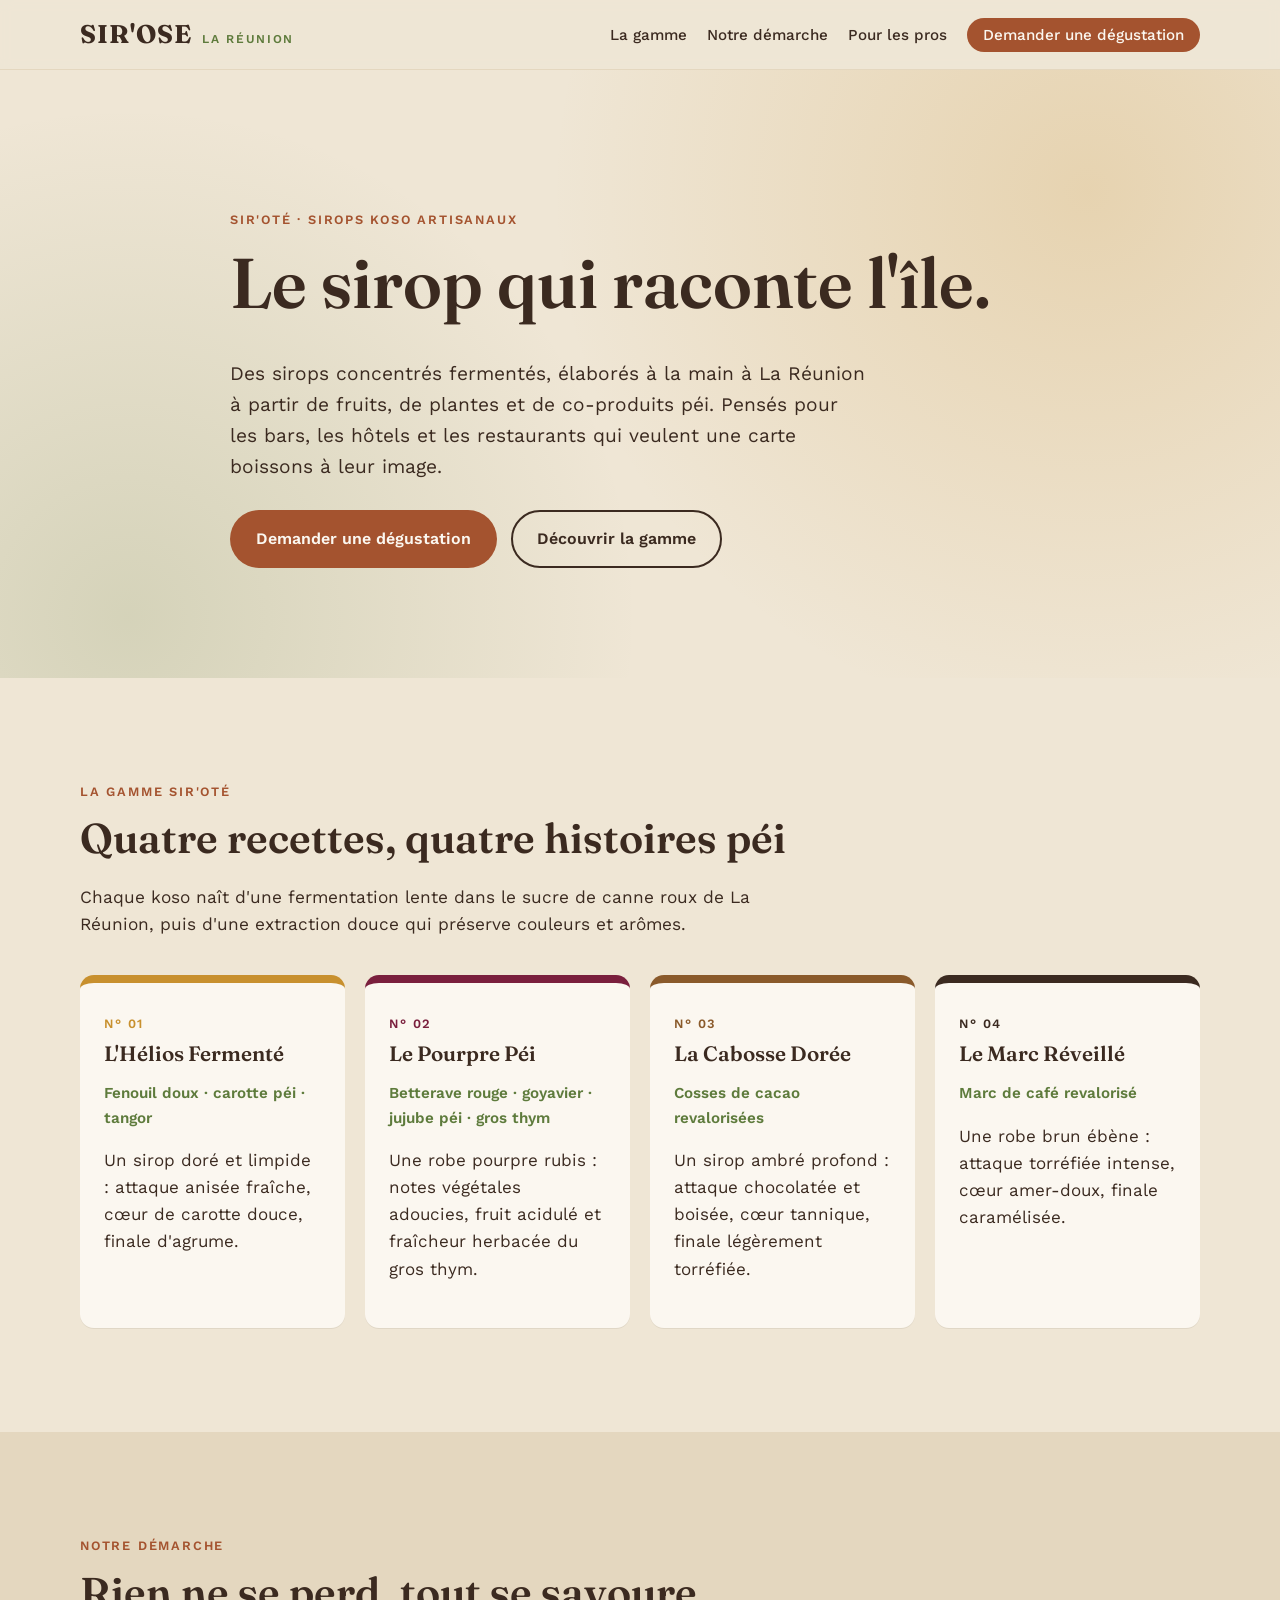
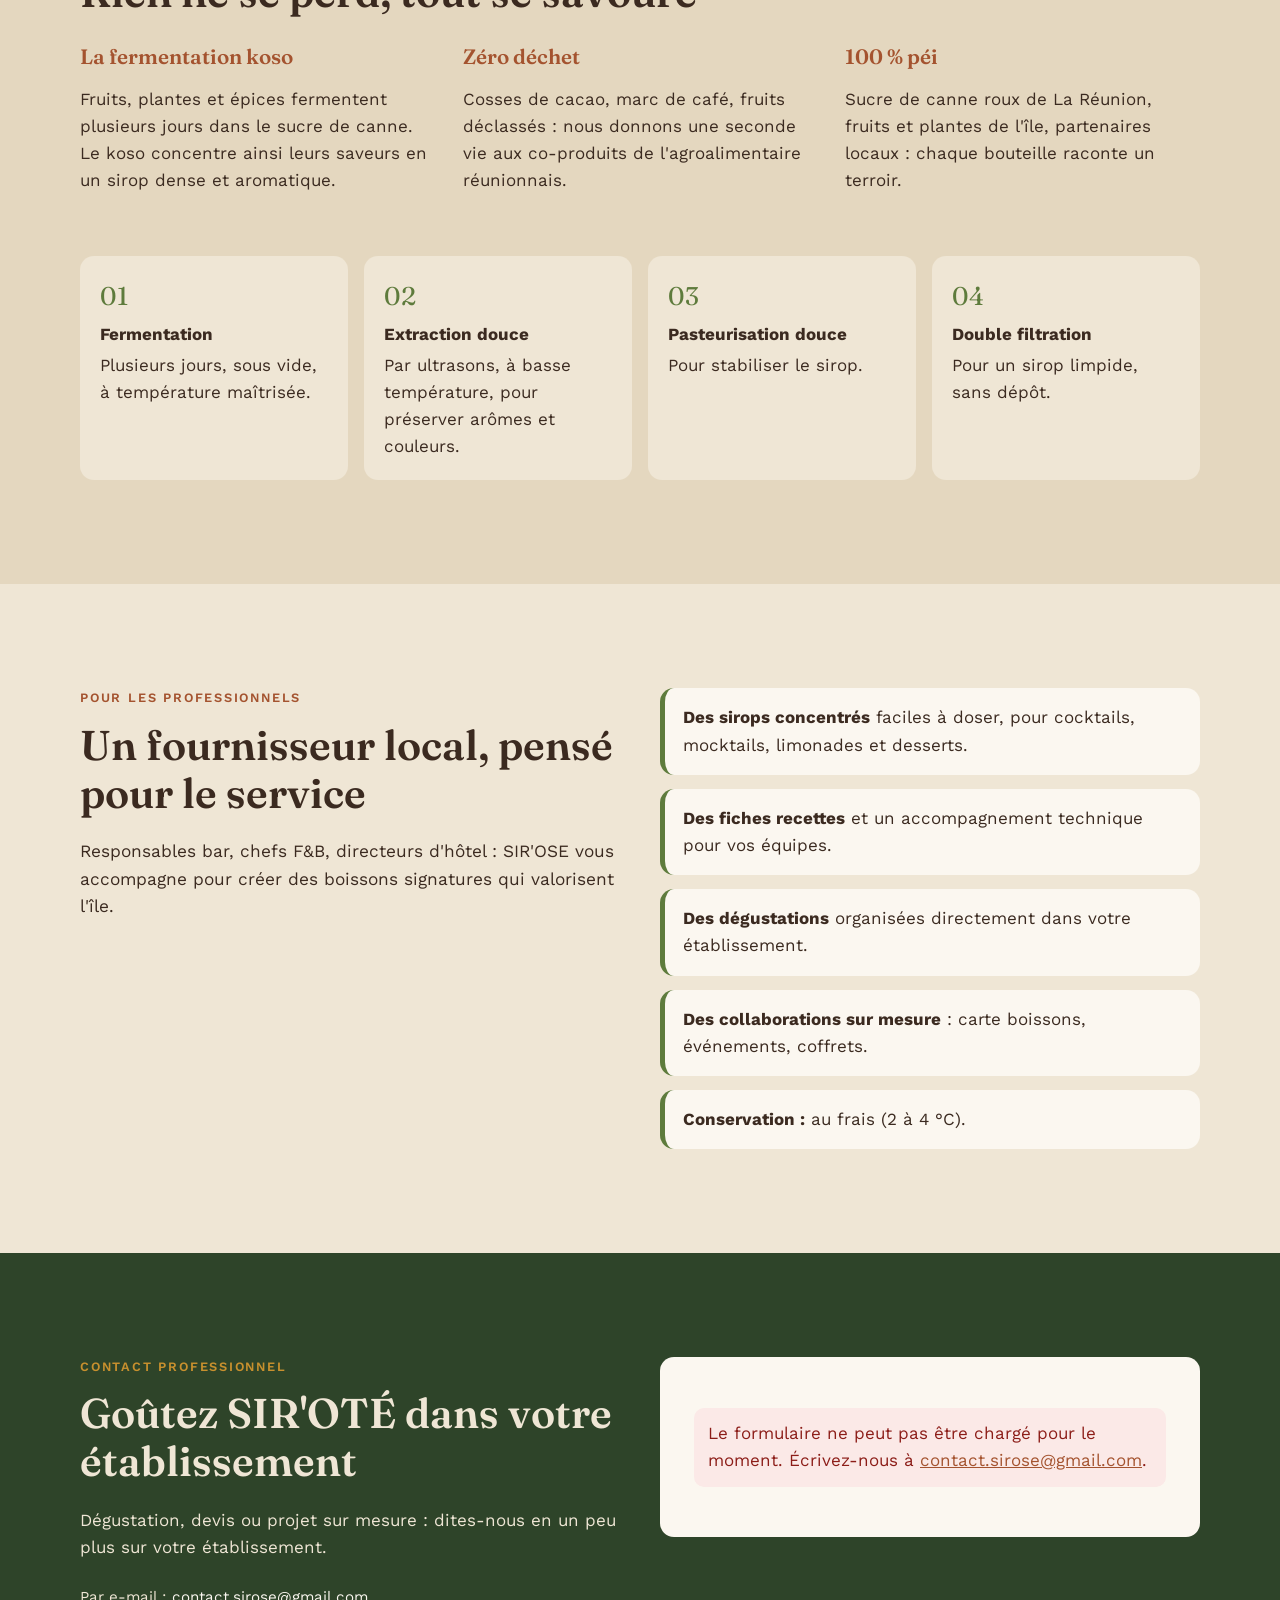
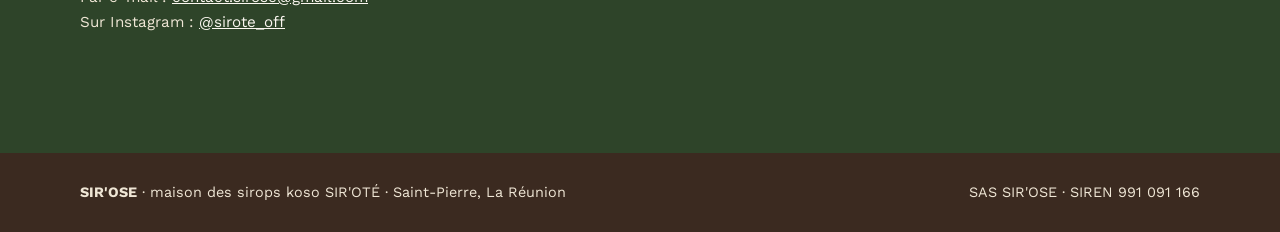
<file: site/index.html>
<!doctype html>
<html lang="fr">
<head>
  <meta charset="utf-8">
  <meta name="viewport" content="width=device-width, initial-scale=1">
  <title>SIR'OSE — Sirops koso SIR'OTÉ de La Réunion</title>
  <meta name="description" content="SIR'OSE élabore à la main, à La Réunion, les sirops koso SIR'OTÉ : des sirops concentrés fermentés à partir de fruits, plantes et co-produits péi, pensés pour les bars, hôtels et restaurants.">
  <link rel="preconnect" href="https://fonts.googleapis.com">
  <link rel="preconnect" href="https://fonts.gstatic.com" crossorigin>
  <link href="https://fonts.googleapis.com/css2?family=Fraunces:opsz,wght@9..144,400;9..144,600;9..144,700&family=Work+Sans:wght@400;500;600&display=swap" rel="stylesheet">
  <link rel="stylesheet" href="assets/styles.css">
</head>
<body>
  <header class="site-header">
    <div class="wrap header-inner">
      <a class="brand" href="#top" aria-label="SIR'OSE, retour en haut de page">
        <span class="brand-name">SIR'OSE</span>
        <span class="brand-sub">La Réunion</span>
      </a>
      <nav aria-label="Navigation principale">
        <ul class="nav">
          <li><a href="#gamme">La gamme</a></li>
          <li><a href="#demarche">Notre démarche</a></li>
          <li><a href="#pros">Pour les pros</a></li>
          <li><a class="nav-cta" href="#contact">Demander une dégustation</a></li>
        </ul>
      </nav>
    </div>
  </header>

  <main id="top">
    <section class="hero">
      <div class="wrap hero-inner">
        <p class="eyebrow">SIR'OTÉ · sirops koso artisanaux</p>
        <h1>Le sirop qui raconte l'île.</h1>
        <p class="lead">Des sirops concentrés fermentés, élaborés à la main à La Réunion à partir de fruits, de plantes et de co-produits péi. Pensés pour les bars, les hôtels et les restaurants qui veulent une carte boissons à leur image.</p>
        <div class="hero-actions">
          <a class="btn btn-primary" href="#contact">Demander une dégustation</a>
          <a class="btn btn-ghost" href="#gamme">Découvrir la gamme</a>
        </div>
      </div>
    </section>

    <section id="gamme" class="section">
      <div class="wrap">
        <p class="eyebrow">La gamme SIR'OTÉ</p>
        <h2>Quatre recettes, quatre histoires péi</h2>
        <p class="section-intro">Chaque koso naît d'une fermentation lente dans le sucre de canne roux de La Réunion, puis d'une extraction douce qui préserve couleurs et arômes.</p>
        <div class="cards">
          <article class="card" style="--accent: #C8902E">
            <span class="card-num">N° 01</span>
            <h3>L'Hélios Fermenté</h3>
            <p class="card-ingredients">Fenouil doux · carotte péi · tangor</p>
            <p>Un sirop doré et limpide : attaque anisée fraîche, cœur de carotte douce, finale d'agrume.</p>
          </article>
          <article class="card" style="--accent: #7A1F3D">
            <span class="card-num">N° 02</span>
            <h3>Le Pourpre Péi</h3>
            <p class="card-ingredients">Betterave rouge · goyavier · jujube péi · gros thym</p>
            <p>Une robe pourpre rubis : notes végétales adoucies, fruit acidulé et fraîcheur herbacée du gros thym.</p>
          </article>
          <article class="card" style="--accent: #8A5A2B">
            <span class="card-num">N° 03</span>
            <h3>La Cabosse Dorée</h3>
            <p class="card-ingredients">Cosses de cacao revalorisées</p>
            <p>Un sirop ambré profond : attaque chocolatée et boisée, cœur tannique, finale légèrement torréfiée.</p>
          </article>
          <article class="card" style="--accent: #3B2A20">
            <span class="card-num">N° 04</span>
            <h3>Le Marc Réveillé</h3>
            <p class="card-ingredients">Marc de café revalorisé</p>
            <p>Une robe brun ébène : attaque torréfiée intense, cœur amer-doux, finale caramélisée.</p>
          </article>
        </div>
      </div>
    </section>

    <section id="demarche" class="section section-earth">
      <div class="wrap">
        <p class="eyebrow">Notre démarche</p>
        <h2>Rien ne se perd, tout se savoure</h2>
        <div class="pillars">
          <div class="pillar">
            <h3>La fermentation koso</h3>
            <p>Fruits, plantes et épices fermentent plusieurs jours dans le sucre de canne. Le koso concentre ainsi leurs saveurs en un sirop dense et aromatique.</p>
          </div>
          <div class="pillar">
            <h3>Zéro déchet</h3>
            <p>Cosses de cacao, marc de café, fruits déclassés : nous donnons une seconde vie aux co-produits de l'agroalimentaire réunionnais.</p>
          </div>
          <div class="pillar">
            <h3>100 % péi</h3>
            <p>Sucre de canne roux de La Réunion, fruits et plantes de l'île, partenaires locaux : chaque bouteille raconte un terroir.</p>
          </div>
        </div>
        <ol class="process" aria-label="Étapes de fabrication">
          <li><strong>Fermentation</strong><span>Plusieurs jours, sous vide, à température maîtrisée.</span></li>
          <li><strong>Extraction douce</strong><span>Par ultrasons, à basse température, pour préserver arômes et couleurs.</span></li>
          <li><strong>Pasteurisation douce</strong><span>Pour stabiliser le sirop.</span></li>
          <li><strong>Double filtration</strong><span>Pour un sirop limpide, sans dépôt.</span></li>
        </ol>
      </div>
    </section>

    <section id="pros" class="section">
      <div class="wrap pros">
        <div>
          <p class="eyebrow">Pour les professionnels</p>
          <h2>Un fournisseur local, pensé pour le service</h2>
          <p class="section-intro">Responsables bar, chefs F&amp;B, directeurs d'hôtel : SIR'OSE vous accompagne pour créer des boissons signatures qui valorisent l'île.</p>
        </div>
        <ul class="pros-list">
          <li><strong>Des sirops concentrés</strong> faciles à doser, pour cocktails, mocktails, limonades et desserts.</li>
          <li><strong>Des fiches recettes</strong> et un accompagnement technique pour vos équipes.</li>
          <li><strong>Des dégustations</strong> organisées directement dans votre établissement.</li>
          <li><strong>Des collaborations sur mesure</strong> : carte boissons, événements, coffrets.</li>
          <li><strong>Conservation :</strong> au frais (2 à 4 °C).</li>
        </ul>
      </div>
    </section>

    <section id="contact" class="section section-forest">
      <div class="wrap contact">
        <div class="contact-intro">
          <p class="eyebrow">Contact professionnel</p>
          <h2>Goûtez SIR'OTÉ dans votre établissement</h2>
          <p>Dégustation, devis ou projet sur mesure : dites-nous en un peu plus sur votre établissement.</p>
          <p class="contact-alt">Par e-mail : <a href="mailto:contact.sirose@gmail.com">contact.sirose@gmail.com</a><br>Sur Instagram : <a href="https://www.instagram.com/sirote_off/" rel="noopener">@sirote_off</a></p>
        </div>
        <div class="form-shell">
          <div id="wix-form" data-form-id="fdbfb0ed-d0de-469f-82dd-2afc07cae687" aria-live="polite">
            <div class="skeleton" aria-hidden="true">
              <span></span><span></span><span></span><span></span>
            </div>
          </div>
        </div>
      </div>
    </section>
  </main>

  <footer class="site-footer">
    <div class="wrap footer-inner">
      <p><strong>SIR'OSE</strong> · maison des sirops koso SIR'OTÉ · Saint-Pierre, La Réunion</p>
      <p>SAS SIR'OSE · SIREN 991 091 166</p>
    </div>
  </footer>

  <script type="module" src="assets/form.js"></script>
</body>
</html>
</file>
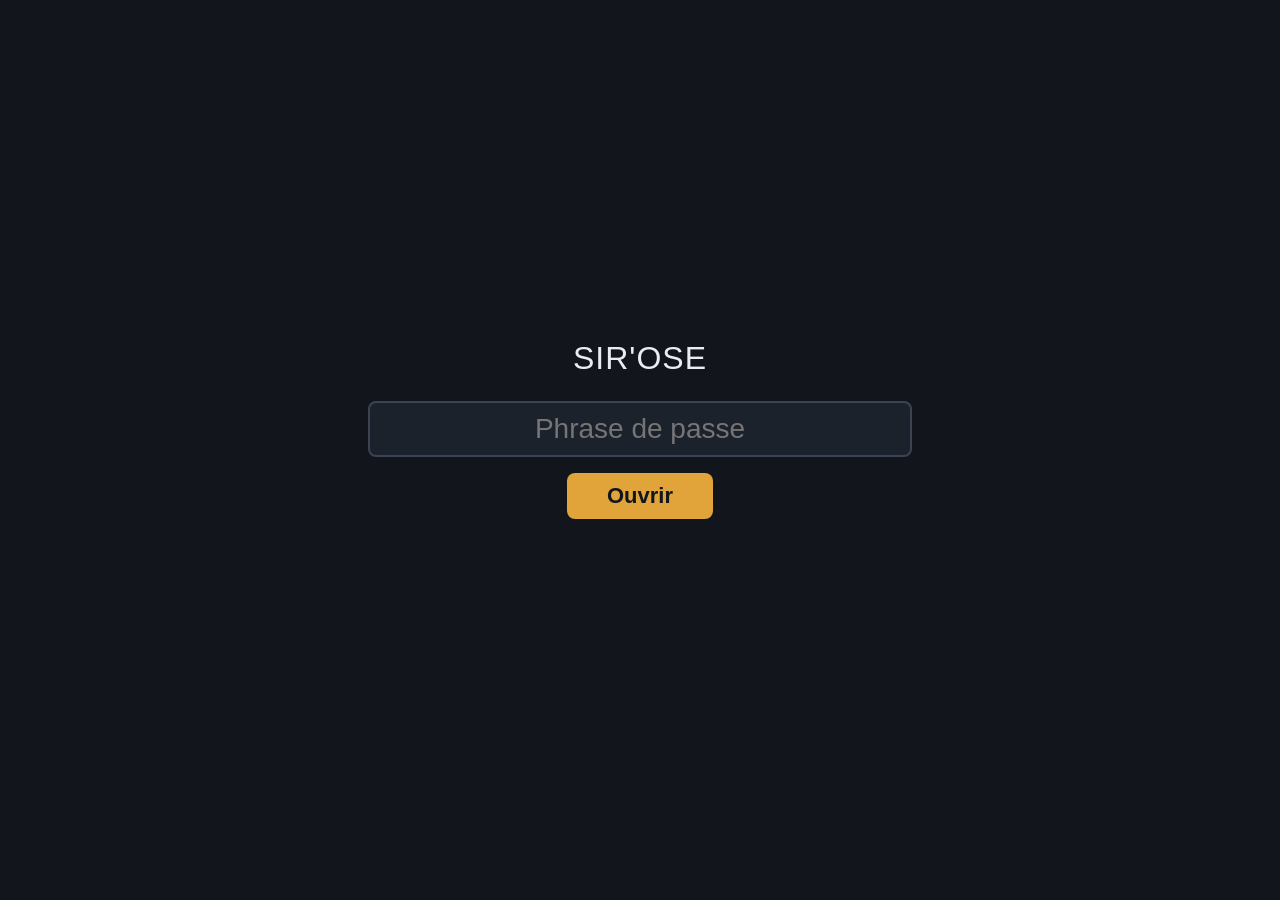
<file: tablette/index.html>
<!DOCTYPE html>
<html lang="fr">
<head>
<meta charset="utf-8">
<meta name="viewport" content="width=device-width, initial-scale=1">
<meta name="robots" content="noindex, nofollow">
<meta name="mobile-web-app-capable" content="yes">
<title>Sir'Ose — Pilotage</title>
<style>
  html, body { margin: 0; padding: 0; background: #12161c; color: #e9edf2; font-family: "Roboto", "Droid Sans", sans-serif; font-size: 18px; }
  [hidden] { display: none !important; }
  #ecran-pin { display: -webkit-box; display: -webkit-flex; display: flex; -webkit-flex-direction: column; flex-direction: column; -webkit-align-items: center; align-items: center; -webkit-justify-content: center; justify-content: center; height: 100vh; }
  #ecran-pin h1 { font-size: 32px; font-weight: 500; margin: 0 0 24px; letter-spacing: 1px; }
  #champ-pin { font-size: 28px; width: 520px; text-align: center; padding: 10px; border: 2px solid #3a4452; border-radius: 8px; background: #1c222b; color: #fff; }
  #bouton-pin { margin-top: 16px; font-size: 22px; padding: 10px 40px; border: 0; border-radius: 8px; background: #e0a43a; color: #12161c; font-weight: 700; }
  #message-pin { margin-top: 16px; min-height: 26px; color: #ff7a6b; font-size: 20px; }
  #tableau { padding: 14px 18px; box-sizing: border-box; height: 100vh; display: -webkit-box; display: -webkit-flex; display: flex; -webkit-flex-direction: column; flex-direction: column; }
  .entete { display: -webkit-box; display: -webkit-flex; display: flex; -webkit-justify-content: space-between; justify-content: space-between; -webkit-align-items: baseline; align-items: baseline; margin-bottom: 8px; }
  .marque { font-size: 26px; font-weight: 700; letter-spacing: 2px; color: #e0a43a; }
  #date-du-jour { font-size: 22px; margin-left: 14px; }
  #horodatage { font-size: 18px; color: #9aa6b4; }
  #bandeau { background: #7a2e22; color: #fff; padding: 6px 12px; border-radius: 6px; margin-bottom: 8px; font-size: 20px; }
  .ligne { display: -webkit-box; display: -webkit-flex; display: flex; -webkit-flex: 1; flex: 1; min-height: 0; }
  .bloc { background: #1c222b; border-radius: 10px; padding: 10px 14px; margin: 5px; overflow: hidden; -webkit-flex: 1; flex: 1; }
  #bloc-priorites { -webkit-flex: none; flex: none; background: #22303f; }
  .bloc h2 { margin: 0 0 6px; font-size: 18px; font-weight: 700; letter-spacing: 1px; color: #9aa6b4; text-transform: uppercase; }
  .bloc ul { list-style: none; margin: 0; padding: 0; }
  .bloc li { padding: 4px 0 4px 10px; border-left: 4px solid #3a4452; margin-bottom: 4px; line-height: 1.25; }
  #bloc-priorites li { font-size: 21px; }
  .ligne .bloc li { white-space: nowrap; overflow: hidden; text-overflow: ellipsis; padding-top: 2px; padding-bottom: 2px; margin-bottom: 3px; }
  .u-haute { border-left-color: #ff6b57 !important; }
  .u-moyenne { border-left-color: #e0a43a !important; }
  .u-basse { border-left-color: #4f8a6e !important; }
  .src { display: inline-block; min-width: 20px; text-align: center; font-size: 14px; font-weight: 700; border-radius: 4px; padding: 0 4px; margin-right: 8px; background: #3a4452; color: #e9edf2; }
  .lien { color: #8fc1ff; margin-left: 8px; }
  .ech { color: #e0a43a; margin-left: 8px; font-size: 16px; }
  .indispo { color: #ff9d8f; font-size: 16px; margin-bottom: 4px; }
  .vide { color: #6c7886; font-style: italic; }
  .chiffre { font-size: 30px; font-weight: 700; }
  .barre { height: 14px; background: #2b3440; border-radius: 7px; margin: 6px 0 10px; overflow: hidden; }
  .barre div { height: 14px; background: #4f8a6e; }
  .sous { color: #9aa6b4; font-size: 18px; }
</style>
</head>
<body>
<div id="ecran-pin" hidden>
  <h1>SIR'OSE</h1>
  <input id="champ-pin" type="password" autocomplete="off" autocapitalize="off" placeholder="Phrase de passe">
  <button id="bouton-pin" type="button">Ouvrir</button>
  <div id="message-pin"></div>
</div>
<div id="tableau" hidden>
  <div class="entete"><div><span class="marque">SIR'OSE</span><span id="date-du-jour"></span></div><div id="horodatage"></div></div>
  <div id="bandeau" hidden></div>
  <div class="bloc" id="bloc-priorites"></div>
  <div class="ligne"><div class="bloc" id="bloc-taches"></div><div class="bloc" id="bloc-mails"></div></div>
  <div class="ligne"><div class="bloc" id="bloc-pipeline"></div><div class="bloc" id="bloc-argent"></div></div>
</div>
<script src="app.js"></script>
</body>
</html>
</file>
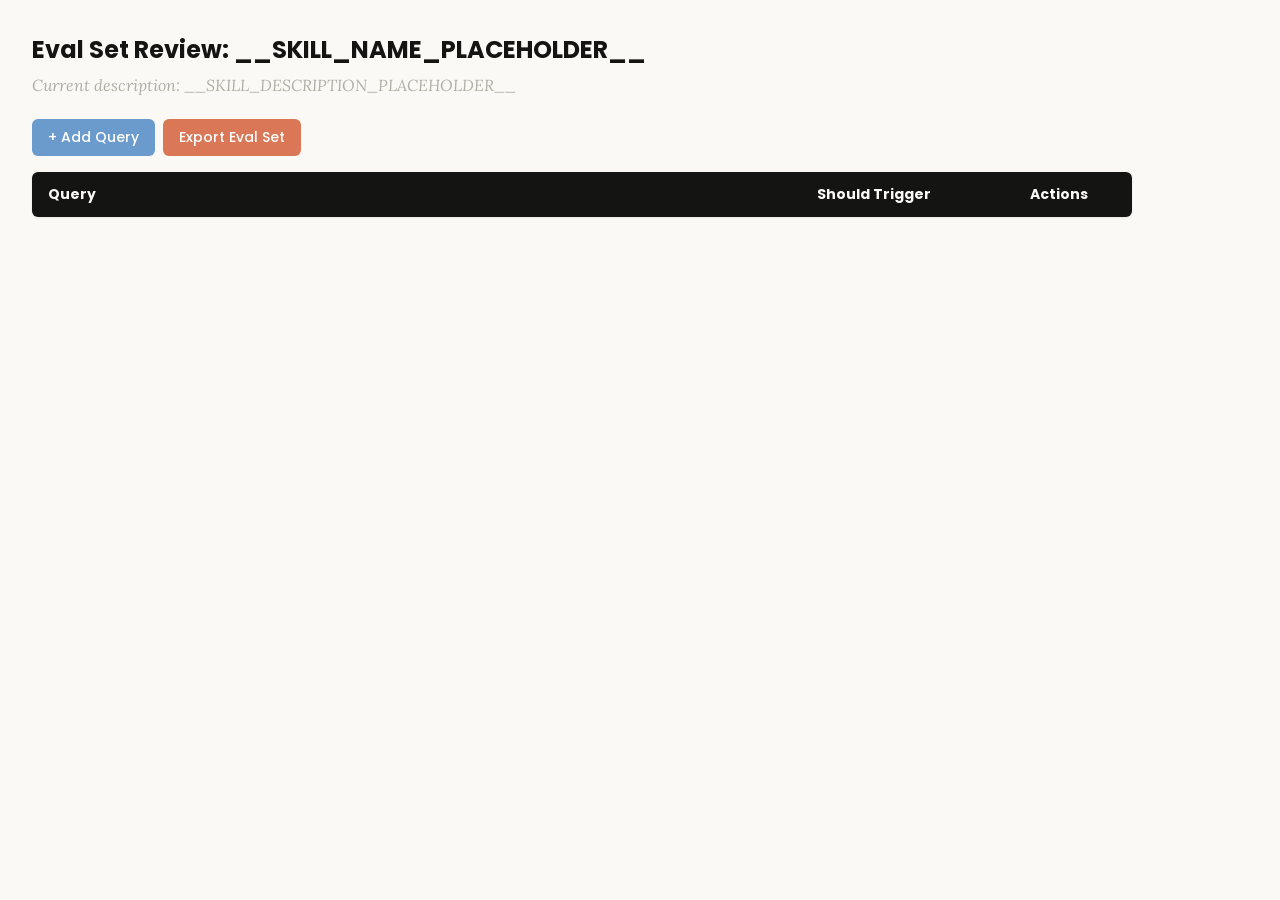
<file: .claude/skills/skill-creator/assets/eval_review.html>
<!DOCTYPE html>
<html lang="en">
<head>
  <meta charset="UTF-8">
  <meta name="viewport" content="width=device-width, initial-scale=1.0">
  <title>Eval Set Review - __SKILL_NAME_PLACEHOLDER__</title>
  <link rel="preconnect" href="https://fonts.googleapis.com">
  <link rel="preconnect" href="https://fonts.gstatic.com" crossorigin>
  <link href="https://fonts.googleapis.com/css2?family=Poppins:wght@500;600&family=Lora:wght@400;500&display=swap" rel="stylesheet">
  <style>
    * { box-sizing: border-box; margin: 0; padding: 0; }
    body { font-family: 'Lora', Georgia, serif; background: #faf9f5; padding: 2rem; color: #141413; }
    h1 { font-family: 'Poppins', sans-serif; margin-bottom: 0.5rem; font-size: 1.5rem; }
    .description { color: #b0aea5; margin-bottom: 1.5rem; font-style: italic; max-width: 900px; }
    .controls { margin-bottom: 1rem; display: flex; gap: 0.5rem; }
    .btn { font-family: 'Poppins', sans-serif; padding: 0.5rem 1rem; border: none; border-radius: 6px; cursor: pointer; font-size: 0.875rem; font-weight: 500; }
    .btn-add { background: #6a9bcc; color: white; }
    .btn-add:hover { background: #5889b8; }
    .btn-export { background: #d97757; color: white; }
    .btn-export:hover { background: #c4613f; }
    table { width: 100%; max-width: 1100px; border-collapse: collapse; background: white; border-radius: 6px; overflow: hidden; box-shadow: 0 1px 3px rgba(0,0,0,0.08); }
    th { font-family: 'Poppins', sans-serif; background: #141413; color: #faf9f5; padding: 0.75rem 1rem; text-align: left; font-size: 0.875rem; }
    td { padding: 0.75rem 1rem; border-bottom: 1px solid #e8e6dc; vertical-align: top; }
    tr:nth-child(even) td { background: #faf9f5; }
    tr:hover td { background: #f3f1ea; }
    .section-header td { background: #e8e6dc; font-family: 'Poppins', sans-serif; font-weight: 500; font-size: 0.8rem; color: #141413; text-transform: uppercase; letter-spacing: 0.05em; }
    .query-input { width: 100%; padding: 0.4rem; border: 1px solid #e8e6dc; border-radius: 4px; font-size: 0.875rem; font-family: 'Lora', Georgia, serif; resize: vertical; min-height: 60px; }
    .query-input:focus { outline: none; border-color: #d97757; box-shadow: 0 0 0 2px rgba(217,119,87,0.15); }
    .toggle { position: relative; display: inline-block; width: 44px; height: 24px; }
    .toggle input { opacity: 0; width: 0; height: 0; }
    .toggle .slider { position: absolute; inset: 0; background: #b0aea5; border-radius: 24px; cursor: pointer; transition: 0.2s; }
    .toggle .slider::before { content: ""; position: absolute; width: 18px; height: 18px; left: 3px; bottom: 3px; background: white; border-radius: 50%; transition: 0.2s; }
    .toggle input:checked + .slider { background: #d97757; }
    .toggle input:checked + .slider::before { transform: translateX(20px); }
    .btn-delete { background: #c44; color: white; padding: 0.3rem 0.6rem; border: none; border-radius: 4px; cursor: pointer; font-size: 0.75rem; font-family: 'Poppins', sans-serif; }
    .btn-delete:hover { background: #a33; }
    .summary { margin-top: 1rem; color: #b0aea5; font-size: 0.875rem; }
  </style>
</head>
<body>
  <h1>Eval Set Review: <span id="skill-name">__SKILL_NAME_PLACEHOLDER__</span></h1>
  <p class="description">Current description: <span id="skill-desc">__SKILL_DESCRIPTION_PLACEHOLDER__</span></p>

  <div class="controls">
    <button class="btn btn-add" onclick="addRow()">+ Add Query</button>
    <button class="btn btn-export" onclick="exportEvalSet()">Export Eval Set</button>
  </div>

  <table>
    <thead>
      <tr>
        <th style="width:65%">Query</th>
        <th style="width:18%">Should Trigger</th>
        <th style="width:10%">Actions</th>
      </tr>
    </thead>
    <tbody id="eval-body"></tbody>
  </table>

  <p class="summary" id="summary"></p>

  <script>
    const EVAL_DATA = __EVAL_DATA_PLACEHOLDER__;

    let evalItems = [...EVAL_DATA];

    function render() {
      const tbody = document.getElementById('eval-body');
      tbody.innerHTML = '';

      // Sort: should-trigger first, then should-not-trigger
      const sorted = evalItems
        .map((item, origIdx) => ({ ...item, origIdx }))
        .sort((a, b) => (b.should_trigger ? 1 : 0) - (a.should_trigger ? 1 : 0));

      let lastGroup = null;
      sorted.forEach(item => {
        const group = item.should_trigger ? 'trigger' : 'no-trigger';
        if (group !== lastGroup) {
          const headerRow = document.createElement('tr');
          headerRow.className = 'section-header';
          headerRow.innerHTML = `<td colspan="3">${item.should_trigger ? 'Should Trigger' : 'Should NOT Trigger'}</td>`;
          tbody.appendChild(headerRow);
          lastGroup = group;
        }

        const idx = item.origIdx;
        const tr = document.createElement('tr');
        tr.innerHTML = `
          <td><textarea class="query-input" onchange="updateQuery(${idx}, this.value)">${escapeHtml(item.query)}</textarea></td>
          <td>
            <label class="toggle">
              <input type="checkbox" ${item.should_trigger ? 'checked' : ''} onchange="updateTrigger(${idx}, this.checked)">
              <span class="slider"></span>
            </label>
            <span style="margin-left:8px;font-size:0.8rem;color:#b0aea5">${item.should_trigger ? 'Yes' : 'No'}</span>
          </td>
          <td><button class="btn-delete" onclick="deleteRow(${idx})">Delete</button></td>
        `;
        tbody.appendChild(tr);
      });
      updateSummary();
    }

    function escapeHtml(text) {
      const div = document.createElement('div');
      div.textContent = text;
      return div.innerHTML;
    }

    function updateQuery(idx, value) { evalItems[idx].query = value; updateSummary(); }
    function updateTrigger(idx, value) { evalItems[idx].should_trigger = value; render(); }
    function deleteRow(idx) { evalItems.splice(idx, 1); render(); }

    function addRow() {
      evalItems.push({ query: '', should_trigger: true });
      render();
      const inputs = document.querySelectorAll('.query-input');
      inputs[inputs.length - 1].focus();
    }

    function updateSummary() {
      const trigger = evalItems.filter(i => i.should_trigger).length;
      const noTrigger = evalItems.filter(i => !i.should_trigger).length;
      document.getElementById('summary').textContent =
        `${evalItems.length} queries total: ${trigger} should trigger, ${noTrigger} should not trigger`;
    }

    function exportEvalSet() {
      const valid = evalItems.filter(i => i.query.trim() !== '');
      const data = valid.map(i => ({ query: i.query.trim(), should_trigger: i.should_trigger }));
      const blob = new Blob([JSON.stringify(data, null, 2)], { type: 'application/json' });
      const url = URL.createObjectURL(blob);
      const a = document.createElement('a');
      a.href = url;
      a.download = 'eval_set.json';
      document.body.appendChild(a);
      a.click();
      document.body.removeChild(a);
      URL.revokeObjectURL(url);
    }

    render();
  </script>
</body>
</html>
</file>
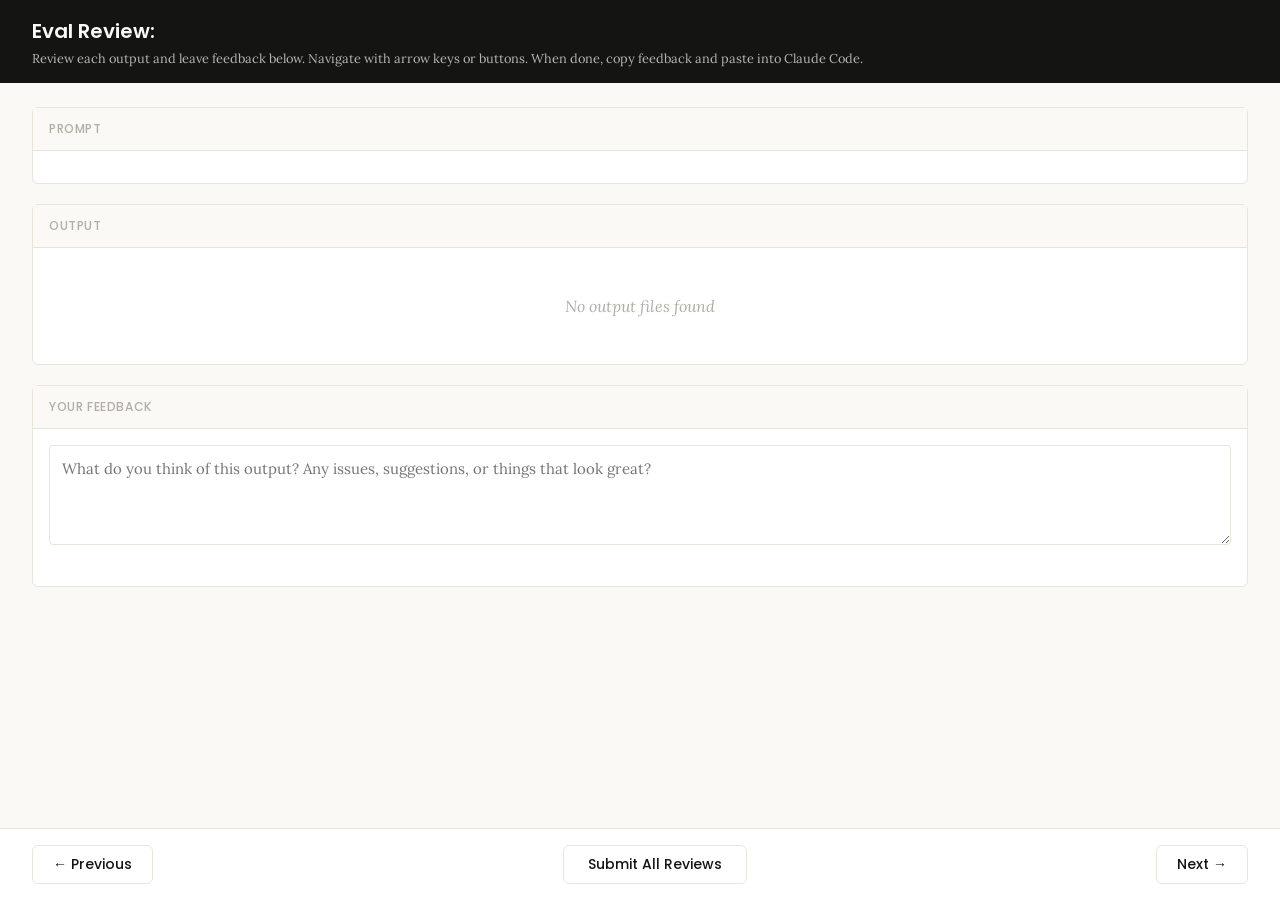
<file: .claude/skills/skill-creator/eval-viewer/viewer.html>
<!DOCTYPE html>
<html lang="en">
<head>
  <meta charset="UTF-8">
  <meta name="viewport" content="width=device-width, initial-scale=1.0">
  <title>Eval Review</title>
  <link rel="preconnect" href="https://fonts.googleapis.com">
  <link rel="preconnect" href="https://fonts.gstatic.com" crossorigin>
  <link href="https://fonts.googleapis.com/css2?family=Poppins:wght@500;600&family=Lora:wght@400;500&display=swap" rel="stylesheet">
  <script src="https://cdn.sheetjs.com/xlsx-0.20.3/package/dist/xlsx.full.min.js" integrity="sha384-EnyY0/GSHQGSxSgMwaIPzSESbqoOLSexfnSMN2AP+39Ckmn92stwABZynq1JyzdT" crossorigin="anonymous"></script>
  <style>
    :root {
      --bg: #faf9f5;
      --surface: #ffffff;
      --border: #e8e6dc;
      --text: #141413;
      --text-muted: #b0aea5;
      --accent: #d97757;
      --accent-hover: #c4613f;
      --green: #788c5d;
      --green-bg: #eef2e8;
      --red: #c44;
      --red-bg: #fceaea;
      --header-bg: #141413;
      --header-text: #faf9f5;
      --radius: 6px;
    }

    * { box-sizing: border-box; margin: 0; padding: 0; }

    body {
      font-family: 'Lora', Georgia, serif;
      background: var(--bg);
      color: var(--text);
      height: 100vh;
      display: flex;
      flex-direction: column;
    }

    /* ---- Header ---- */
    .header {
      background: var(--header-bg);
      color: var(--header-text);
      padding: 1rem 2rem;
      display: flex;
      justify-content: space-between;
      align-items: center;
      flex-shrink: 0;
    }
    .header h1 {
      font-family: 'Poppins', sans-serif;
      font-size: 1.25rem;
      font-weight: 600;
    }
    .header .instructions {
      font-size: 0.8rem;
      opacity: 0.7;
      margin-top: 0.25rem;
    }
    .header .progress {
      font-size: 0.875rem;
      opacity: 0.8;
      text-align: right;
    }

    /* ---- Main content ---- */
    .main {
      flex: 1;
      overflow-y: auto;
      padding: 1.5rem 2rem;
      display: flex;
      flex-direction: column;
      gap: 1.25rem;
    }

    /* ---- Sections ---- */
    .section {
      background: var(--surface);
      border: 1px solid var(--border);
      border-radius: var(--radius);
      flex-shrink: 0;
    }
    .section-header {
      font-family: 'Poppins', sans-serif;
      padding: 0.75rem 1rem;
      font-size: 0.75rem;
      font-weight: 500;
      text-transform: uppercase;
      letter-spacing: 0.05em;
      color: var(--text-muted);
      border-bottom: 1px solid var(--border);
      background: var(--bg);
    }
    .section-body {
      padding: 1rem;
    }

    /* ---- Config badge ---- */
    .config-badge {
      display: inline-block;
      padding: 0.2rem 0.625rem;
      border-radius: 9999px;
      font-family: 'Poppins', sans-serif;
      font-size: 0.6875rem;
      font-weight: 600;
      text-transform: uppercase;
      letter-spacing: 0.03em;
      margin-left: 0.75rem;
      vertical-align: middle;
    }
    .config-badge.config-primary {
      background: rgba(33, 150, 243, 0.12);
      color: #1976d2;
    }
    .config-badge.config-baseline {
      background: rgba(255, 193, 7, 0.15);
      color: #f57f17;
    }

    /* ---- Prompt ---- */
    .prompt-text {
      white-space: pre-wrap;
      font-size: 0.9375rem;
      line-height: 1.6;
    }

    /* ---- Outputs ---- */
    .output-file {
      border: 1px solid var(--border);
      border-radius: var(--radius);
      overflow: hidden;
    }
    .output-file + .output-file {
      margin-top: 1rem;
    }
    .output-file-header {
      padding: 0.5rem 0.75rem;
      font-size: 0.8rem;
      font-weight: 600;
      color: var(--text-muted);
      background: var(--bg);
      border-bottom: 1px solid var(--border);
      font-family: 'SF Mono', SFMono-Regular, Consolas, 'Liberation Mono', Menlo, monospace;
      display: flex;
      justify-content: space-between;
      align-items: center;
    }
    .output-file-header .dl-btn {
      font-size: 0.7rem;
      color: var(--accent);
      text-decoration: none;
      cursor: pointer;
      font-family: -apple-system, BlinkMacSystemFont, 'Segoe UI', sans-serif;
      font-weight: 500;
      opacity: 0.8;
    }
    .output-file-header .dl-btn:hover {
      opacity: 1;
      text-decoration: underline;
    }
    .output-file-content {
      padding: 0.75rem;
      overflow-x: auto;
    }
    .output-file-content pre {
      font-size: 0.8125rem;
      line-height: 1.5;
      white-space: pre-wrap;
      word-break: break-word;
      font-family: 'SF Mono', SFMono-Regular, Consolas, 'Liberation Mono', Menlo, monospace;
    }
    .output-file-content img {
      max-width: 100%;
      height: auto;
      border-radius: 4px;
    }
    .output-file-content iframe {
      width: 100%;
      height: 600px;
      border: none;
    }
    .output-file-content table {
      border-collapse: collapse;
      font-size: 0.8125rem;
      width: 100%;
    }
    .output-file-content table td,
    .output-file-content table th {
      border: 1px solid var(--border);
      padding: 0.375rem 0.5rem;
      text-align: left;
    }
    .output-file-content table th {
      background: var(--bg);
      font-weight: 600;
    }
    .output-file-content .download-link {
      display: inline-flex;
      align-items: center;
      gap: 0.5rem;
      padding: 0.5rem 1rem;
      background: var(--bg);
      border: 1px solid var(--border);
      border-radius: 4px;
      color: var(--accent);
      text-decoration: none;
      font-size: 0.875rem;
      cursor: pointer;
    }
    .output-file-content .download-link:hover {
      background: var(--border);
    }
    .empty-state {
      color: var(--text-muted);
      font-style: italic;
      padding: 2rem;
      text-align: center;
    }

    /* ---- Feedback ---- */
    .prev-feedback {
      background: var(--bg);
      border: 1px solid var(--border);
      border-radius: 4px;
      padding: 0.625rem 0.75rem;
      margin-top: 0.75rem;
      font-size: 0.8125rem;
      color: var(--text-muted);
      line-height: 1.5;
    }
    .prev-feedback-label {
      font-size: 0.7rem;
      font-weight: 600;
      text-transform: uppercase;
      letter-spacing: 0.04em;
      margin-bottom: 0.25rem;
      color: var(--text-muted);
    }
    .feedback-textarea {
      width: 100%;
      min-height: 100px;
      padding: 0.75rem;
      border: 1px solid var(--border);
      border-radius: 4px;
      font-family: inherit;
      font-size: 0.9375rem;
      line-height: 1.5;
      resize: vertical;
      color: var(--text);
    }
    .feedback-textarea:focus {
      outline: none;
      border-color: var(--accent);
      box-shadow: 0 0 0 3px rgba(37, 99, 235, 0.1);
    }
    .feedback-status {
      font-size: 0.75rem;
      color: var(--text-muted);
      margin-top: 0.5rem;
      min-height: 1.1em;
    }

    /* ---- Grades (collapsible) ---- */
    .grades-toggle {
      display: flex;
      align-items: center;
      cursor: pointer;
      user-select: none;
    }
    .grades-toggle:hover {
      color: var(--accent);
    }
    .grades-toggle .arrow {
      margin-right: 0.5rem;
      transition: transform 0.15s;
      font-size: 0.75rem;
    }
    .grades-toggle .arrow.open {
      transform: rotate(90deg);
    }
    .grades-content {
      display: none;
      margin-top: 0.75rem;
    }
    .grades-content.open {
      display: block;
    }
    .grades-summary {
      font-size: 0.875rem;
      margin-bottom: 0.75rem;
      display: flex;
      align-items: center;
      gap: 0.5rem;
    }
    .grade-badge {
      display: inline-block;
      padding: 0.125rem 0.5rem;
      border-radius: 9999px;
      font-size: 0.75rem;
      font-weight: 600;
    }
    .grade-pass { background: var(--green-bg); color: var(--green); }
    .grade-fail { background: var(--red-bg); color: var(--red); }
    .assertion-list {
      list-style: none;
    }
    .assertion-item {
      padding: 0.625rem 0;
      border-bottom: 1px solid var(--border);
      font-size: 0.8125rem;
    }
    .assertion-item:last-child { border-bottom: none; }
    .assertion-status {
      font-weight: 600;
      margin-right: 0.5rem;
    }
    .assertion-status.pass { color: var(--green); }
    .assertion-status.fail { color: var(--red); }
    .assertion-evidence {
      color: var(--text-muted);
      font-size: 0.75rem;
      margin-top: 0.25rem;
      padding-left: 1.5rem;
    }

    /* ---- View tabs ---- */
    .view-tabs {
      display: flex;
      gap: 0;
      padding: 0 2rem;
      background: var(--bg);
      border-bottom: 1px solid var(--border);
      flex-shrink: 0;
    }
    .view-tab {
      font-family: 'Poppins', sans-serif;
      padding: 0.625rem 1.25rem;
      font-size: 0.8125rem;
      font-weight: 500;
      cursor: pointer;
      border: none;
      background: none;
      color: var(--text-muted);
      border-bottom: 2px solid transparent;
      transition: all 0.15s;
    }
    .view-tab:hover { color: var(--text); }
    .view-tab.active {
      color: var(--accent);
      border-bottom-color: var(--accent);
    }
    .view-panel { display: none; }
    .view-panel.active { display: flex; flex-direction: column; flex: 1; overflow: hidden; }

    /* ---- Benchmark view ---- */
    .benchmark-view {
      padding: 1.5rem 2rem;
      overflow-y: auto;
      flex: 1;
    }
    .benchmark-table {
      border-collapse: collapse;
      background: var(--surface);
      border: 1px solid var(--border);
      border-radius: var(--radius);
      font-size: 0.8125rem;
      width: 100%;
      margin-bottom: 1.5rem;
    }
    .benchmark-table th, .benchmark-table td {
      padding: 0.625rem 0.75rem;
      text-align: left;
      border: 1px solid var(--border);
    }
    .benchmark-table th {
      font-family: 'Poppins', sans-serif;
      background: var(--header-bg);
      color: var(--header-text);
      font-weight: 500;
      font-size: 0.75rem;
      text-transform: uppercase;
      letter-spacing: 0.04em;
    }
    .benchmark-table tr:hover { background: var(--bg); }
    .benchmark-table tr.benchmark-row-with { background: rgba(33, 150, 243, 0.06); }
    .benchmark-table tr.benchmark-row-without { background: rgba(255, 193, 7, 0.06); }
    .benchmark-table tr.benchmark-row-with:hover { background: rgba(33, 150, 243, 0.12); }
    .benchmark-table tr.benchmark-row-without:hover { background: rgba(255, 193, 7, 0.12); }
    .benchmark-table tr.benchmark-row-avg { font-weight: 600; border-top: 2px solid var(--border); }
    .benchmark-table tr.benchmark-row-avg.benchmark-row-with { background: rgba(33, 150, 243, 0.12); }
    .benchmark-table tr.benchmark-row-avg.benchmark-row-without { background: rgba(255, 193, 7, 0.12); }
    .benchmark-delta-positive { color: var(--green); font-weight: 600; }
    .benchmark-delta-negative { color: var(--red); font-weight: 600; }
    .benchmark-notes {
      background: var(--surface);
      border: 1px solid var(--border);
      border-radius: var(--radius);
      padding: 1rem;
    }
    .benchmark-notes h3 {
      font-family: 'Poppins', sans-serif;
      font-size: 0.875rem;
      margin-bottom: 0.75rem;
    }
    .benchmark-notes ul {
      list-style: disc;
      padding-left: 1.25rem;
    }
    .benchmark-notes li {
      font-size: 0.8125rem;
      line-height: 1.6;
      margin-bottom: 0.375rem;
    }
    .benchmark-empty {
      color: var(--text-muted);
      font-style: italic;
      text-align: center;
      padding: 3rem;
    }

    /* ---- Navigation ---- */
    .nav {
      display: flex;
      justify-content: space-between;
      align-items: center;
      padding: 1rem 2rem;
      border-top: 1px solid var(--border);
      background: var(--surface);
      flex-shrink: 0;
    }
    .nav-btn {
      font-family: 'Poppins', sans-serif;
      padding: 0.5rem 1.25rem;
      border: 1px solid var(--border);
      border-radius: var(--radius);
      background: var(--surface);
      cursor: pointer;
      font-size: 0.875rem;
      font-weight: 500;
      color: var(--text);
      transition: all 0.15s;
    }
    .nav-btn:hover:not(:disabled) {
      background: var(--bg);
      border-color: var(--text-muted);
    }
    .nav-btn:disabled {
      opacity: 0.4;
      cursor: not-allowed;
    }
    .done-btn {
      font-family: 'Poppins', sans-serif;
      padding: 0.5rem 1.5rem;
      border: 1px solid var(--border);
      border-radius: var(--radius);
      background: var(--surface);
      color: var(--text);
      cursor: pointer;
      font-size: 0.875rem;
      font-weight: 500;
      transition: all 0.15s;
    }
    .done-btn:hover {
      background: var(--bg);
      border-color: var(--text-muted);
    }
    .done-btn.ready {
      border: none;
      background: var(--accent);
      color: white;
      font-weight: 600;
    }
    .done-btn.ready:hover {
      background: var(--accent-hover);
    }
    /* ---- Done overlay ---- */
    .done-overlay {
      display: none;
      position: fixed;
      inset: 0;
      background: rgba(0, 0, 0, 0.5);
      z-index: 100;
      justify-content: center;
      align-items: center;
    }
    .done-overlay.visible {
      display: flex;
    }
    .done-card {
      background: var(--surface);
      border-radius: 12px;
      padding: 2rem 3rem;
      text-align: center;
      box-shadow: 0 20px 60px rgba(0, 0, 0, 0.3);
      max-width: 500px;
    }
    .done-card h2 {
      font-size: 1.5rem;
      margin-bottom: 0.5rem;
    }
    .done-card p {
      color: var(--text-muted);
      margin-bottom: 1.5rem;
      line-height: 1.5;
    }
    .done-card .btn-row {
      display: flex;
      gap: 0.5rem;
      justify-content: center;
    }
    .done-card button {
      padding: 0.5rem 1.25rem;
      border: 1px solid var(--border);
      border-radius: var(--radius);
      background: var(--surface);
      cursor: pointer;
      font-size: 0.875rem;
    }
    .done-card button:hover {
      background: var(--bg);
    }
    /* ---- Toast ---- */
    .toast {
      position: fixed;
      bottom: 5rem;
      left: 50%;
      transform: translateX(-50%);
      background: var(--header-bg);
      color: var(--header-text);
      padding: 0.625rem 1.25rem;
      border-radius: var(--radius);
      font-size: 0.875rem;
      opacity: 0;
      transition: opacity 0.3s;
      pointer-events: none;
      z-index: 200;
    }
    .toast.visible {
      opacity: 1;
    }
  </style>
</head>
<body>
  <div id="app" style="height:100vh; display:flex; flex-direction:column;">
    <div class="header">
      <div>
        <h1>Eval Review: <span id="skill-name"></span></h1>
        <div class="instructions">Review each output and leave feedback below. Navigate with arrow keys or buttons. When done, copy feedback and paste into Claude Code.</div>
      </div>
      <div class="progress" id="progress"></div>
    </div>

    <!-- View tabs (only shown when benchmark data exists) -->
    <div class="view-tabs" id="view-tabs" style="display:none;">
      <button class="view-tab active" onclick="switchView('outputs')">Outputs</button>
      <button class="view-tab" onclick="switchView('benchmark')">Benchmark</button>
    </div>

    <!-- Outputs panel (qualitative review) -->
    <div class="view-panel active" id="panel-outputs">
    <div class="main">
      <!-- Prompt -->
      <div class="section">
        <div class="section-header">Prompt <span class="config-badge" id="config-badge" style="display:none;"></span></div>
        <div class="section-body">
          <div class="prompt-text" id="prompt-text"></div>
        </div>
      </div>

      <!-- Outputs -->
      <div class="section">
        <div class="section-header">Output</div>
        <div class="section-body" id="outputs-body">
          <div class="empty-state">No output files found</div>
        </div>
      </div>

      <!-- Previous Output (collapsible) -->
      <div class="section" id="prev-outputs-section" style="display:none;">
        <div class="section-header">
          <div class="grades-toggle" onclick="togglePrevOutputs()">
            <span class="arrow" id="prev-outputs-arrow">&#9654;</span>
            Previous Output
          </div>
        </div>
        <div class="grades-content" id="prev-outputs-content"></div>
      </div>

      <!-- Grades (collapsible) -->
      <div class="section" id="grades-section" style="display:none;">
        <div class="section-header">
          <div class="grades-toggle" onclick="toggleGrades()">
            <span class="arrow" id="grades-arrow">&#9654;</span>
            Formal Grades
          </div>
        </div>
        <div class="grades-content" id="grades-content"></div>
      </div>

      <!-- Feedback -->
      <div class="section">
        <div class="section-header">Your Feedback</div>
        <div class="section-body">
          <textarea
            class="feedback-textarea"
            id="feedback"
            placeholder="What do you think of this output? Any issues, suggestions, or things that look great?"
          ></textarea>
          <div class="feedback-status" id="feedback-status"></div>
          <div class="prev-feedback" id="prev-feedback" style="display:none;">
            <div class="prev-feedback-label">Previous feedback</div>
            <div id="prev-feedback-text"></div>
          </div>
        </div>
      </div>
    </div>

    <div class="nav" id="outputs-nav">
      <button class="nav-btn" id="prev-btn" onclick="navigate(-1)">&#8592; Previous</button>
      <button class="done-btn" id="done-btn" onclick="showDoneDialog()">Submit All Reviews</button>
      <button class="nav-btn" id="next-btn" onclick="navigate(1)">Next &#8594;</button>
    </div>
    </div><!-- end panel-outputs -->

    <!-- Benchmark panel (quantitative stats) -->
    <div class="view-panel" id="panel-benchmark">
      <div class="benchmark-view" id="benchmark-content">
        <div class="benchmark-empty">No benchmark data available. Run a benchmark to see quantitative results here.</div>
      </div>
    </div>
  </div>

  <!-- Done overlay -->
  <div class="done-overlay" id="done-overlay">
    <div class="done-card">
      <h2>Review Complete</h2>
      <p>Your feedback has been saved. Go back to your Claude Code session and tell Claude you're done reviewing.</p>
      <div class="btn-row">
        <button onclick="closeDoneDialog()">OK</button>
      </div>
    </div>
  </div>

  <!-- Toast -->
  <div class="toast" id="toast"></div>

  <script>
    // ---- Embedded data (injected by generate_review.py) ----
    /*__EMBEDDED_DATA__*/

    // ---- State ----
    let feedbackMap = {};  // run_id -> feedback text
    let currentIndex = 0;
    let visitedRuns = new Set();

    // ---- Init ----
    async function init() {
      // Load saved feedback from server — but only if this isn't a fresh
      // iteration (indicated by previous_feedback being present). When
      // previous feedback exists, the feedback.json on disk is stale from
      // the prior iteration and should not pre-fill the textareas.
      const hasPrevious = Object.keys(EMBEDDED_DATA.previous_feedback || {}).length > 0
        || Object.keys(EMBEDDED_DATA.previous_outputs || {}).length > 0;
      if (!hasPrevious) {
        try {
          const resp = await fetch("/api/feedback");
          const data = await resp.json();
          if (data.reviews) {
            for (const r of data.reviews) feedbackMap[r.run_id] = r.feedback;
          }
        } catch { /* first run, no feedback yet */ }
      }

      document.getElementById("skill-name").textContent = EMBEDDED_DATA.skill_name;
      showRun(0);

      // Wire up feedback auto-save
      const textarea = document.getElementById("feedback");
      let saveTimeout = null;
      textarea.addEventListener("input", () => {
        clearTimeout(saveTimeout);
        document.getElementById("feedback-status").textContent = "";
        saveTimeout = setTimeout(() => saveCurrentFeedback(), 800);
      });
    }

    // ---- Navigation ----
    function navigate(delta) {
      const newIndex = currentIndex + delta;
      if (newIndex >= 0 && newIndex < EMBEDDED_DATA.runs.length) {
        saveCurrentFeedback();
        showRun(newIndex);
      }
    }

    function updateNavButtons() {
      document.getElementById("prev-btn").disabled = currentIndex === 0;
      document.getElementById("next-btn").disabled =
        currentIndex === EMBEDDED_DATA.runs.length - 1;
    }

    // ---- Show a run ----
    function showRun(index) {
      currentIndex = index;
      const run = EMBEDDED_DATA.runs[index];

      // Progress
      document.getElementById("progress").textContent =
        `${index + 1} of ${EMBEDDED_DATA.runs.length}`;

      // Prompt
      document.getElementById("prompt-text").textContent = run.prompt;

      // Config badge
      const badge = document.getElementById("config-badge");
      const configMatch = run.id.match(/(with_skill|without_skill|new_skill|old_skill)/);
      if (configMatch) {
        const config = configMatch[1];
        const isBaseline = config === "without_skill" || config === "old_skill";
        badge.textContent = config.replace(/_/g, " ");
        badge.className = "config-badge " + (isBaseline ? "config-baseline" : "config-primary");
        badge.style.display = "inline-block";
      } else {
        badge.style.display = "none";
      }

      // Outputs
      renderOutputs(run);

      // Previous outputs
      renderPrevOutputs(run);

      // Grades
      renderGrades(run);

      // Previous feedback
      const prevFb = (EMBEDDED_DATA.previous_feedback || {})[run.id];
      const prevEl = document.getElementById("prev-feedback");
      if (prevFb) {
        document.getElementById("prev-feedback-text").textContent = prevFb;
        prevEl.style.display = "block";
      } else {
        prevEl.style.display = "none";
      }

      // Feedback
      document.getElementById("feedback").value = feedbackMap[run.id] || "";
      document.getElementById("feedback-status").textContent = "";

      updateNavButtons();

      // Track visited runs and promote done button when all visited
      visitedRuns.add(index);
      const doneBtn = document.getElementById("done-btn");
      if (visitedRuns.size >= EMBEDDED_DATA.runs.length) {
        doneBtn.classList.add("ready");
      }

      // Scroll main content to top
      document.querySelector(".main").scrollTop = 0;
    }

    // ---- Render outputs ----
    function renderOutputs(run) {
      const container = document.getElementById("outputs-body");
      container.innerHTML = "";

      const outputs = run.outputs || [];
      if (outputs.length === 0) {
        container.innerHTML = '<div class="empty-state">No output files</div>';
        return;
      }

      for (const file of outputs) {
        const fileDiv = document.createElement("div");
        fileDiv.className = "output-file";

        // Always show file header with download link
        const header = document.createElement("div");
        header.className = "output-file-header";
        const nameSpan = document.createElement("span");
        nameSpan.textContent = file.name;
        header.appendChild(nameSpan);
        const dlBtn = document.createElement("a");
        dlBtn.className = "dl-btn";
        dlBtn.textContent = "Download";
        dlBtn.download = file.name;
        dlBtn.href = getDownloadUri(file);
        header.appendChild(dlBtn);
        fileDiv.appendChild(header);

        const content = document.createElement("div");
        content.className = "output-file-content";

        if (file.type === "text") {
          const pre = document.createElement("pre");
          pre.textContent = file.content;
          content.appendChild(pre);
        } else if (file.type === "image") {
          const img = document.createElement("img");
          img.src = file.data_uri;
          img.alt = file.name;
          content.appendChild(img);
        } else if (file.type === "pdf") {
          const iframe = document.createElement("iframe");
          iframe.src = file.data_uri;
          content.appendChild(iframe);
        } else if (file.type === "xlsx") {
          renderXlsx(content, file.data_b64);
        } else if (file.type === "binary") {
          const a = document.createElement("a");
          a.className = "download-link";
          a.href = file.data_uri;
          a.download = file.name;
          a.textContent = "Download " + file.name;
          content.appendChild(a);
        } else if (file.type === "error") {
          const pre = document.createElement("pre");
          pre.textContent = file.content;
          pre.style.color = "var(--red)";
          content.appendChild(pre);
        }

        fileDiv.appendChild(content);
        container.appendChild(fileDiv);
      }
    }

    // ---- XLSX rendering via SheetJS ----
    function renderXlsx(container, b64Data) {
      try {
        const raw = Uint8Array.from(atob(b64Data), c => c.charCodeAt(0));
        const wb = XLSX.read(raw, { type: "array" });

        for (let i = 0; i < wb.SheetNames.length; i++) {
          const sheetName = wb.SheetNames[i];
          const ws = wb.Sheets[sheetName];

          if (wb.SheetNames.length > 1) {
            const sheetLabel = document.createElement("div");
            sheetLabel.style.cssText =
              "font-weight:600; font-size:0.8rem; color:#b0aea5; margin-top:0.5rem; margin-bottom:0.25rem;";
            sheetLabel.textContent = "Sheet: " + sheetName;
            container.appendChild(sheetLabel);
          }

          const htmlStr = XLSX.utils.sheet_to_html(ws, { editable: false });
          const wrapper = document.createElement("div");
          wrapper.innerHTML = htmlStr;
          container.appendChild(wrapper);
        }
      } catch (err) {
        container.textContent = "Error rendering spreadsheet: " + err.message;
      }
    }

    // ---- Grades ----
    function renderGrades(run) {
      const section = document.getElementById("grades-section");
      const content = document.getElementById("grades-content");

      if (!run.grading) {
        section.style.display = "none";
        return;
      }

      const grading = run.grading;
      section.style.display = "block";
      // Reset to collapsed
      content.classList.remove("open");
      document.getElementById("grades-arrow").classList.remove("open");

      const summary = grading.summary || {};
      const expectations = grading.expectations || [];

      let html = '<div style="padding: 1rem;">';

      // Summary line
      const passRate = summary.pass_rate != null
        ? Math.round(summary.pass_rate * 100) + "%"
        : "?";
      const badgeClass = summary.pass_rate >= 0.8 ? "grade-pass" : summary.pass_rate >= 0.5 ? "" : "grade-fail";
      html += '<div class="grades-summary">';
      html += '<span class="grade-badge ' + badgeClass + '">' + passRate + '</span>';
      html += '<span>' + (summary.passed || 0) + ' passed, ' + (summary.failed || 0) + ' failed of ' + (summary.total || 0) + '</span>';
      html += '</div>';

      // Assertions list
      html += '<ul class="assertion-list">';
      for (const exp of expectations) {
        const statusClass = exp.passed ? "pass" : "fail";
        const statusIcon = exp.passed ? "\u2713" : "\u2717";
        html += '<li class="assertion-item">';
        html += '<span class="assertion-status ' + statusClass + '">' + statusIcon + '</span>';
        html += '<span>' + escapeHtml(exp.text) + '</span>';
        if (exp.evidence) {
          html += '<div class="assertion-evidence">' + escapeHtml(exp.evidence) + '</div>';
        }
        html += '</li>';
      }
      html += '</ul>';

      html += '</div>';
      content.innerHTML = html;
    }

    function toggleGrades() {
      const content = document.getElementById("grades-content");
      const arrow = document.getElementById("grades-arrow");
      content.classList.toggle("open");
      arrow.classList.toggle("open");
    }

    // ---- Previous outputs (collapsible) ----
    function renderPrevOutputs(run) {
      const section = document.getElementById("prev-outputs-section");
      const content = document.getElementById("prev-outputs-content");
      const prevOutputs = (EMBEDDED_DATA.previous_outputs || {})[run.id];

      if (!prevOutputs || prevOutputs.length === 0) {
        section.style.display = "none";
        return;
      }

      section.style.display = "block";
      // Reset to collapsed
      content.classList.remove("open");
      document.getElementById("prev-outputs-arrow").classList.remove("open");

      // Render the files into the content area
      content.innerHTML = "";
      const wrapper = document.createElement("div");
      wrapper.style.padding = "1rem";

      for (const file of prevOutputs) {
        const fileDiv = document.createElement("div");
        fileDiv.className = "output-file";

        const header = document.createElement("div");
        header.className = "output-file-header";
        const nameSpan = document.createElement("span");
        nameSpan.textContent = file.name;
        header.appendChild(nameSpan);
        const dlBtn = document.createElement("a");
        dlBtn.className = "dl-btn";
        dlBtn.textContent = "Download";
        dlBtn.download = file.name;
        dlBtn.href = getDownloadUri(file);
        header.appendChild(dlBtn);
        fileDiv.appendChild(header);

        const fc = document.createElement("div");
        fc.className = "output-file-content";

        if (file.type === "text") {
          const pre = document.createElement("pre");
          pre.textContent = file.content;
          fc.appendChild(pre);
        } else if (file.type === "image") {
          const img = document.createElement("img");
          img.src = file.data_uri;
          img.alt = file.name;
          fc.appendChild(img);
        } else if (file.type === "pdf") {
          const iframe = document.createElement("iframe");
          iframe.src = file.data_uri;
          fc.appendChild(iframe);
        } else if (file.type === "xlsx") {
          renderXlsx(fc, file.data_b64);
        } else if (file.type === "binary") {
          const a = document.createElement("a");
          a.className = "download-link";
          a.href = file.data_uri;
          a.download = file.name;
          a.textContent = "Download " + file.name;
          fc.appendChild(a);
        }

        fileDiv.appendChild(fc);
        wrapper.appendChild(fileDiv);
      }

      content.appendChild(wrapper);
    }

    function togglePrevOutputs() {
      const content = document.getElementById("prev-outputs-content");
      const arrow = document.getElementById("prev-outputs-arrow");
      content.classList.toggle("open");
      arrow.classList.toggle("open");
    }

    // ---- Feedback (saved to server -> feedback.json) ----
    function saveCurrentFeedback() {
      const run = EMBEDDED_DATA.runs[currentIndex];
      const text = document.getElementById("feedback").value;

      if (text.trim() === "") {
        delete feedbackMap[run.id];
      } else {
        feedbackMap[run.id] = text;
      }

      // Build reviews array from map
      const reviews = [];
      for (const [run_id, feedback] of Object.entries(feedbackMap)) {
        if (feedback.trim()) {
          reviews.push({ run_id, feedback, timestamp: new Date().toISOString() });
        }
      }

      fetch("/api/feedback", {
        method: "POST",
        headers: { "Content-Type": "application/json" },
        body: JSON.stringify({ reviews, status: "in_progress" }),
      }).then(() => {
        document.getElementById("feedback-status").textContent = "Saved";
      }).catch(() => {
        // Static mode or server unavailable — no-op on auto-save,
        // feedback will be downloaded on final submit
        document.getElementById("feedback-status").textContent = "Will download on submit";
      });
    }

    // ---- Done ----
    function showDoneDialog() {
      // Save current textarea to feedbackMap (but don't POST yet)
      const run = EMBEDDED_DATA.runs[currentIndex];
      const text = document.getElementById("feedback").value;
      if (text.trim() === "") {
        delete feedbackMap[run.id];
      } else {
        feedbackMap[run.id] = text;
      }

      // POST once with status: complete — include ALL runs so the model
      // can distinguish "no feedback" (looks good) from "not reviewed"
      const reviews = [];
      const ts = new Date().toISOString();
      for (const r of EMBEDDED_DATA.runs) {
        reviews.push({ run_id: r.id, feedback: feedbackMap[r.id] || "", timestamp: ts });
      }
      const payload = JSON.stringify({ reviews, status: "complete" }, null, 2);
      fetch("/api/feedback", {
        method: "POST",
        headers: { "Content-Type": "application/json" },
        body: payload,
      }).then(() => {
        document.getElementById("done-overlay").classList.add("visible");
      }).catch(() => {
        // Server not available (static mode) — download as file
        const blob = new Blob([payload], { type: "application/json" });
        const url = URL.createObjectURL(blob);
        const a = document.createElement("a");
        a.href = url;
        a.download = "feedback.json";
        a.click();
        URL.revokeObjectURL(url);
        document.getElementById("done-overlay").classList.add("visible");
      });
    }

    function closeDoneDialog() {
      // Reset status back to in_progress
      saveCurrentFeedback();
      document.getElementById("done-overlay").classList.remove("visible");
    }

    // ---- Toast ----
    function showToast(message) {
      const toast = document.getElementById("toast");
      toast.textContent = message;
      toast.classList.add("visible");
      setTimeout(() => toast.classList.remove("visible"), 2000);
    }

    // ---- Keyboard nav ----
    document.addEventListener("keydown", (e) => {
      // Don't capture when typing in textarea
      if (e.target.tagName === "TEXTAREA") return;

      if (e.key === "ArrowLeft" || e.key === "ArrowUp") {
        e.preventDefault();
        navigate(-1);
      } else if (e.key === "ArrowRight" || e.key === "ArrowDown") {
        e.preventDefault();
        navigate(1);
      }
    });

    // ---- Util ----
    function getDownloadUri(file) {
      if (file.data_uri) return file.data_uri;
      if (file.data_b64) return "data:application/octet-stream;base64," + file.data_b64;
      if (file.type === "text") return "data:text/plain;charset=utf-8," + encodeURIComponent(file.content);
      return "#";
    }

    function escapeHtml(text) {
      const div = document.createElement("div");
      div.textContent = text;
      return div.innerHTML;
    }

    // ---- View switching ----
    function switchView(view) {
      document.querySelectorAll(".view-tab").forEach(t => t.classList.remove("active"));
      document.querySelectorAll(".view-panel").forEach(p => p.classList.remove("active"));
      document.querySelector(`[onclick="switchView('${view}')"]`).classList.add("active");
      document.getElementById("panel-" + view).classList.add("active");
    }

    // ---- Benchmark rendering ----
    function renderBenchmark() {
      const data = EMBEDDED_DATA.benchmark;
      if (!data) return;

      // Show the tabs
      document.getElementById("view-tabs").style.display = "flex";

      const container = document.getElementById("benchmark-content");
      const summary = data.run_summary || {};
      const metadata = data.metadata || {};
      const notes = data.notes || [];

      let html = "";

      // Header
      html += "<h2 style='font-family: Poppins, sans-serif; margin-bottom: 0.5rem;'>Benchmark Results</h2>";
      html += "<p style='color: var(--text-muted); font-size: 0.875rem; margin-bottom: 1.25rem;'>";
      if (metadata.skill_name) html += "<strong>" + escapeHtml(metadata.skill_name) + "</strong> &mdash; ";
      if (metadata.timestamp) html += metadata.timestamp + " &mdash; ";
      if (metadata.evals_run) html += "Evals: " + metadata.evals_run.join(", ") + " &mdash; ";
      html += (metadata.runs_per_configuration || "?") + " runs per configuration";
      html += "</p>";

      // Summary table
      html += '<table class="benchmark-table">';

      function fmtStat(stat, pct) {
        if (!stat) return "—";
        const suffix = pct ? "%" : "";
        const m = pct ? (stat.mean * 100).toFixed(0) : stat.mean.toFixed(1);
        const s = pct ? (stat.stddev * 100).toFixed(0) : stat.stddev.toFixed(1);
        return m + suffix + " ± " + s + suffix;
      }

      function deltaClass(val) {
        if (!val) return "";
        const n = parseFloat(val);
        if (n > 0) return "benchmark-delta-positive";
        if (n < 0) return "benchmark-delta-negative";
        return "";
      }

      // Discover config names dynamically (everything except "delta")
      const configs = Object.keys(summary).filter(k => k !== "delta");
      const configA = configs[0] || "config_a";
      const configB = configs[1] || "config_b";
      const labelA = configA.replace(/_/g, " ").replace(/\b\w/g, c => c.toUpperCase());
      const labelB = configB.replace(/_/g, " ").replace(/\b\w/g, c => c.toUpperCase());
      const a = summary[configA] || {};
      const b = summary[configB] || {};
      const delta = summary.delta || {};

      html += "<thead><tr><th>Metric</th><th>" + escapeHtml(labelA) + "</th><th>" + escapeHtml(labelB) + "</th><th>Delta</th></tr></thead>";
      html += "<tbody>";

      html += "<tr><td><strong>Pass Rate</strong></td>";
      html += "<td>" + fmtStat(a.pass_rate, true) + "</td>";
      html += "<td>" + fmtStat(b.pass_rate, true) + "</td>";
      html += '<td class="' + deltaClass(delta.pass_rate) + '">' + (delta.pass_rate || "—") + "</td></tr>";

      // Time (only show row if data exists)
      if (a.time_seconds || b.time_seconds) {
        html += "<tr><td><strong>Time (s)</strong></td>";
        html += "<td>" + fmtStat(a.time_seconds, false) + "</td>";
        html += "<td>" + fmtStat(b.time_seconds, false) + "</td>";
        html += '<td class="' + deltaClass(delta.time_seconds) + '">' + (delta.time_seconds ? delta.time_seconds + "s" : "—") + "</td></tr>";
      }

      // Tokens (only show row if data exists)
      if (a.tokens || b.tokens) {
        html += "<tr><td><strong>Tokens</strong></td>";
        html += "<td>" + fmtStat(a.tokens, false) + "</td>";
        html += "<td>" + fmtStat(b.tokens, false) + "</td>";
        html += '<td class="' + deltaClass(delta.tokens) + '">' + (delta.tokens || "—") + "</td></tr>";
      }

      html += "</tbody></table>";

      // Per-eval breakdown (if runs data available)
      const runs = data.runs || [];
      if (runs.length > 0) {
        const evalIds = [...new Set(runs.map(r => r.eval_id))].sort((a, b) => a - b);

        html += "<h3 style='font-family: Poppins, sans-serif; margin-bottom: 0.75rem;'>Per-Eval Breakdown</h3>";

        const hasTime = runs.some(r => r.result && r.result.time_seconds != null);
        const hasErrors = runs.some(r => r.result && r.result.errors > 0);

        for (const evalId of evalIds) {
          const evalRuns = runs.filter(r => r.eval_id === evalId);
          const evalName = evalRuns[0] && evalRuns[0].eval_name ? evalRuns[0].eval_name : "Eval " + evalId;

          html += "<h4 style='font-family: Poppins, sans-serif; margin: 1rem 0 0.5rem; color: var(--text);'>" + escapeHtml(evalName) + "</h4>";
          html += '<table class="benchmark-table">';
          html += "<thead><tr><th>Config</th><th>Run</th><th>Pass Rate</th>";
          if (hasTime) html += "<th>Time (s)</th>";
          if (hasErrors) html += "<th>Crashes During Execution</th>";
          html += "</tr></thead>";
          html += "<tbody>";

          // Group by config and render with average rows
          const configGroups = [...new Set(evalRuns.map(r => r.configuration))];
          for (let ci = 0; ci < configGroups.length; ci++) {
            const config = configGroups[ci];
            const configRuns = evalRuns.filter(r => r.configuration === config);
            if (configRuns.length === 0) continue;

            const rowClass = ci === 0 ? "benchmark-row-with" : "benchmark-row-without";
            const configLabel = config.replace(/_/g, " ").replace(/\b\w/g, c => c.toUpperCase());

            for (const run of configRuns) {
              const r = run.result || {};
              const prClass = r.pass_rate >= 0.8 ? "benchmark-delta-positive" : r.pass_rate < 0.5 ? "benchmark-delta-negative" : "";
              html += '<tr class="' + rowClass + '">';
              html += "<td>" + configLabel + "</td>";
              html += "<td>" + run.run_number + "</td>";
              html += '<td class="' + prClass + '">' + ((r.pass_rate || 0) * 100).toFixed(0) + "% (" + (r.passed || 0) + "/" + (r.total || 0) + ")</td>";
              if (hasTime) html += "<td>" + (r.time_seconds != null ? r.time_seconds.toFixed(1) : "—") + "</td>";
              if (hasErrors) html += "<td>" + (r.errors || 0) + "</td>";
              html += "</tr>";
            }

            // Average row
            const rates = configRuns.map(r => (r.result || {}).pass_rate || 0);
            const avgRate = rates.reduce((a, b) => a + b, 0) / rates.length;
            const avgPrClass = avgRate >= 0.8 ? "benchmark-delta-positive" : avgRate < 0.5 ? "benchmark-delta-negative" : "";
            html += '<tr class="benchmark-row-avg ' + rowClass + '">';
            html += "<td>" + configLabel + "</td>";
            html += "<td>Avg</td>";
            html += '<td class="' + avgPrClass + '">' + (avgRate * 100).toFixed(0) + "%</td>";
            if (hasTime) {
              const times = configRuns.map(r => (r.result || {}).time_seconds).filter(t => t != null);
              html += "<td>" + (times.length ? (times.reduce((a, b) => a + b, 0) / times.length).toFixed(1) : "—") + "</td>";
            }
            if (hasErrors) html += "<td></td>";
            html += "</tr>";
          }
          html += "</tbody></table>";

          // Per-assertion detail for this eval
          const runsWithExpectations = {};
          for (const config of configGroups) {
            runsWithExpectations[config] = evalRuns.filter(r => r.configuration === config && r.expectations && r.expectations.length > 0);
          }
          const hasAnyExpectations = Object.values(runsWithExpectations).some(runs => runs.length > 0);
          if (hasAnyExpectations) {
            // Collect all unique assertion texts across all configs
            const allAssertions = [];
            const seen = new Set();
            for (const config of configGroups) {
              for (const run of runsWithExpectations[config]) {
                for (const exp of (run.expectations || [])) {
                  if (!seen.has(exp.text)) {
                    seen.add(exp.text);
                    allAssertions.push(exp.text);
                  }
                }
              }
            }

            html += '<table class="benchmark-table" style="margin-top: 0.5rem;">';
            html += "<thead><tr><th>Assertion</th>";
            for (const config of configGroups) {
              const label = config.replace(/_/g, " ").replace(/\b\w/g, c => c.toUpperCase());
              html += "<th>" + escapeHtml(label) + "</th>";
            }
            html += "</tr></thead><tbody>";

            for (const assertionText of allAssertions) {
              html += "<tr><td>" + escapeHtml(assertionText) + "</td>";

              for (const config of configGroups) {
                html += "<td>";
                for (const run of runsWithExpectations[config]) {
                  const exp = (run.expectations || []).find(e => e.text === assertionText);
                  if (exp) {
                    const cls = exp.passed ? "benchmark-delta-positive" : "benchmark-delta-negative";
                    const icon = exp.passed ? "\u2713" : "\u2717";
                    html += '<span class="' + cls + '" title="Run ' + run.run_number + ': ' + escapeHtml(exp.evidence || "") + '">' + icon + "</span> ";
                  } else {
                    html += "— ";
                  }
                }
                html += "</td>";
              }
              html += "</tr>";
            }
            html += "</tbody></table>";
          }
        }
      }

      // Notes
      if (notes.length > 0) {
        html += '<div class="benchmark-notes">';
        html += "<h3>Analysis Notes</h3>";
        html += "<ul>";
        for (const note of notes) {
          html += "<li>" + escapeHtml(note) + "</li>";
        }
        html += "</ul></div>";
      }

      container.innerHTML = html;
    }

    // ---- Start ----
    init();
    renderBenchmark();
  </script>
</body>
</html>
</file>
<file: site/assets/styles.css>
:root {
  --lin: #EFE6D5;
  --lin-deep: #E4D7BF;
  --cafe: #3B2A20;
  --terre: #A4532F;
  --terre-dark: #8A4425;
  --canne: #5E7B3C;
  --foret: #2E4429;
  --ocre: #C8902E;
  --white: #FBF7F0;
  --radius: 14px;
  --font-title: "Fraunces", Georgia, serif;
  --font-body: "Work Sans", system-ui, sans-serif;
}

* { box-sizing: border-box; }

html { scroll-behavior: smooth; }

body {
  margin: 0;
  background: var(--lin);
  color: var(--cafe);
  font-family: var(--font-body);
  font-size: 17px;
  line-height: 1.6;
}

a { color: inherit; }

.wrap {
  width: min(1120px, 100% - 32px);
  margin-inline: auto;
}

h1, h2, h3 {
  font-family: var(--font-title);
  line-height: 1.15;
  margin: 0 0 .5em;
}

h1 { font-size: clamp(2.4rem, 6vw, 4.4rem); font-weight: 600; }
h2 { font-size: clamp(1.8rem, 4vw, 2.6rem); font-weight: 600; }
h3 { font-size: 1.3rem; font-weight: 600; }

.eyebrow {
  font-size: .8rem;
  letter-spacing: .14em;
  text-transform: uppercase;
  font-weight: 600;
  color: var(--terre);
  margin: 0 0 .8rem;
}

/* Header */
.site-header {
  position: sticky;
  top: 0;
  z-index: 10;
  background: rgba(239, 230, 213, .94);
  backdrop-filter: blur(6px);
  border-bottom: 1px solid var(--lin-deep);
}

.header-inner {
  display: flex;
  align-items: center;
  justify-content: space-between;
  gap: 16px;
  padding: 14px 0;
  flex-wrap: wrap;
}

.brand { text-decoration: none; display: flex; align-items: baseline; gap: 10px; }
.brand-name { font-family: var(--font-title); font-size: 1.6rem; font-weight: 700; letter-spacing: .04em; }
.brand-sub { font-size: .75rem; letter-spacing: .14em; text-transform: uppercase; color: var(--canne); font-weight: 600; }

.nav { list-style: none; display: flex; gap: 20px; margin: 0; padding: 0; flex-wrap: wrap; align-items: center; }
.nav a { text-decoration: none; font-weight: 500; font-size: .95rem; }
.nav a:hover { color: var(--terre); }
.nav-cta { background: var(--terre); color: var(--white) !important; padding: 8px 16px; border-radius: 999px; }
.nav-cta:hover { background: var(--terre-dark); }

/* Hero */
.hero {
  padding: clamp(64px, 12vw, 140px) 0 clamp(56px, 10vw, 110px);
  background:
    radial-gradient(circle at 85% 20%, rgba(200, 144, 46, .22), transparent 45%),
    radial-gradient(circle at 10% 90%, rgba(94, 123, 60, .18), transparent 40%),
    var(--lin);
}
.hero-inner { max-width: 820px; }
.lead { font-size: 1.2rem; max-width: 640px; }
.hero-actions { display: flex; gap: 14px; flex-wrap: wrap; margin-top: 28px; }

.btn {
  display: inline-block;
  text-decoration: none;
  font-weight: 600;
  padding: 14px 24px;
  border-radius: 999px;
  border: 2px solid transparent;
  font-size: 1rem;
  cursor: pointer;
  font-family: var(--font-body);
}
.btn-primary { background: var(--terre); color: var(--white); }
.btn-primary:hover { background: var(--terre-dark); }
.btn-primary:disabled { opacity: .6; cursor: wait; }
.btn-ghost { border-color: var(--cafe); }
.btn-ghost:hover { background: var(--cafe); color: var(--lin); }

/* Sections */
.section { padding: clamp(56px, 9vw, 104px) 0; }
.section-intro { max-width: 680px; font-size: 1.08rem; }
.section-earth { background: var(--lin-deep); }
.section-forest { background: var(--foret); color: var(--lin); }
.section-forest .eyebrow { color: var(--ocre); }
.section-forest a { color: var(--white); }

/* Cards */
.cards {
  display: grid;
  grid-template-columns: repeat(auto-fit, minmax(240px, 1fr));
  gap: 20px;
  margin-top: 36px;
}
.card {
  background: var(--white);
  border-radius: var(--radius);
  padding: 26px 24px 28px;
  border-top: 8px solid var(--accent);
  box-shadow: 0 1px 0 rgba(59, 42, 32, .08);
}
.card-num { font-size: .8rem; letter-spacing: .12em; color: var(--accent); font-weight: 600; }
.card h3 { margin-top: 6px; }
.card-ingredients { font-weight: 600; color: var(--canne); font-size: .95rem; }

/* Démarche */
.pillars {
  display: grid;
  grid-template-columns: repeat(auto-fit, minmax(240px, 1fr));
  gap: 28px;
  margin: 28px 0 44px;
}
.pillar h3 { color: var(--terre); }
.process {
  list-style: none;
  padding: 0;
  margin: 0;
  display: grid;
  grid-template-columns: repeat(auto-fit, minmax(200px, 1fr));
  gap: 16px;
  counter-reset: step;
}
.process li {
  counter-increment: step;
  background: var(--lin);
  border-radius: var(--radius);
  padding: 20px;
  display: flex;
  flex-direction: column;
  gap: 4px;
}
.process li::before {
  content: counter(step, decimal-leading-zero);
  font-family: var(--font-title);
  font-size: 1.6rem;
  color: var(--canne);
}

/* Pros */
.pros { display: grid; grid-template-columns: repeat(auto-fit, minmax(300px, 1fr)); gap: 40px; align-items: start; }
.pros-list { margin: 0; padding: 0; list-style: none; display: grid; gap: 14px; }
.pros-list li { background: var(--white); padding: 16px 18px; border-radius: var(--radius); border-left: 5px solid var(--canne); }

/* Contact & form */
.contact { display: grid; grid-template-columns: repeat(auto-fit, minmax(300px, 1fr)); gap: 40px; align-items: start; }
.contact-alt { margin-top: 24px; font-size: .95rem; }
.form-shell { background: var(--white); color: var(--cafe); border-radius: var(--radius); padding: clamp(20px, 4vw, 34px); }
.form-shell a { color: var(--terre); }

.field { display: flex; flex-direction: column; gap: 6px; margin-bottom: 18px; }
.field > label, .field > legend { font-weight: 600; font-size: .95rem; padding: 0; }
fieldset.field { border: 0; margin: 0 0 18px; padding: 0; min-width: 0; }
.req { color: var(--terre); margin-left: 3px; }
.field input[type="text"],
.field input[type="email"],
.field input[type="tel"],
.field select,
.field textarea {
  font: inherit;
  font-size: 1rem;
  padding: 11px 13px;
  border: 1.5px solid var(--lin-deep);
  border-radius: 10px;
  background: #fff;
  color: var(--cafe);
  width: 100%;
}
.field textarea { min-height: 120px; resize: vertical; }
.field input:focus, .field select:focus, .field textarea:focus { outline: 3px solid rgba(94, 123, 60, .35); border-color: var(--canne); }
.field [aria-invalid="true"] { border-color: #B3261E; }
.choice { display: flex; align-items: center; gap: 10px; font-weight: 400; margin: 2px 0; }
.choice input { accent-color: var(--terre); width: 18px; height: 18px; }
.err { color: #B3261E; font-size: .88rem; min-height: 0; margin: 0; }
.form-error { background: #FBE9E7; color: #8C1D18; padding: 12px 14px; border-radius: 10px; margin-bottom: 16px; }
.thanks { font-size: 1.1rem; }
.thanks h3 { color: var(--canne); }

.skeleton { display: grid; gap: 14px; }
.skeleton span { display: block; height: 44px; border-radius: 10px; background: linear-gradient(90deg, var(--lin) 0%, var(--lin-deep) 50%, var(--lin) 100%); background-size: 200% 100%; animation: shimmer 1.4s infinite; }
@keyframes shimmer { to { background-position: -200% 0; } }

/* Footer */
.site-footer { background: var(--cafe); color: var(--lin); padding: 28px 0; font-size: .9rem; }
.footer-inner { display: flex; justify-content: space-between; gap: 12px; flex-wrap: wrap; }
.footer-inner p { margin: 0; }

@media (max-width: 640px) {
  .nav { gap: 12px; }
  .nav li:not(:last-child) { display: none; }
}

@media (prefers-reduced-motion: reduce) {
  html { scroll-behavior: auto; }
  .skeleton span { animation: none; }
}
</file>
